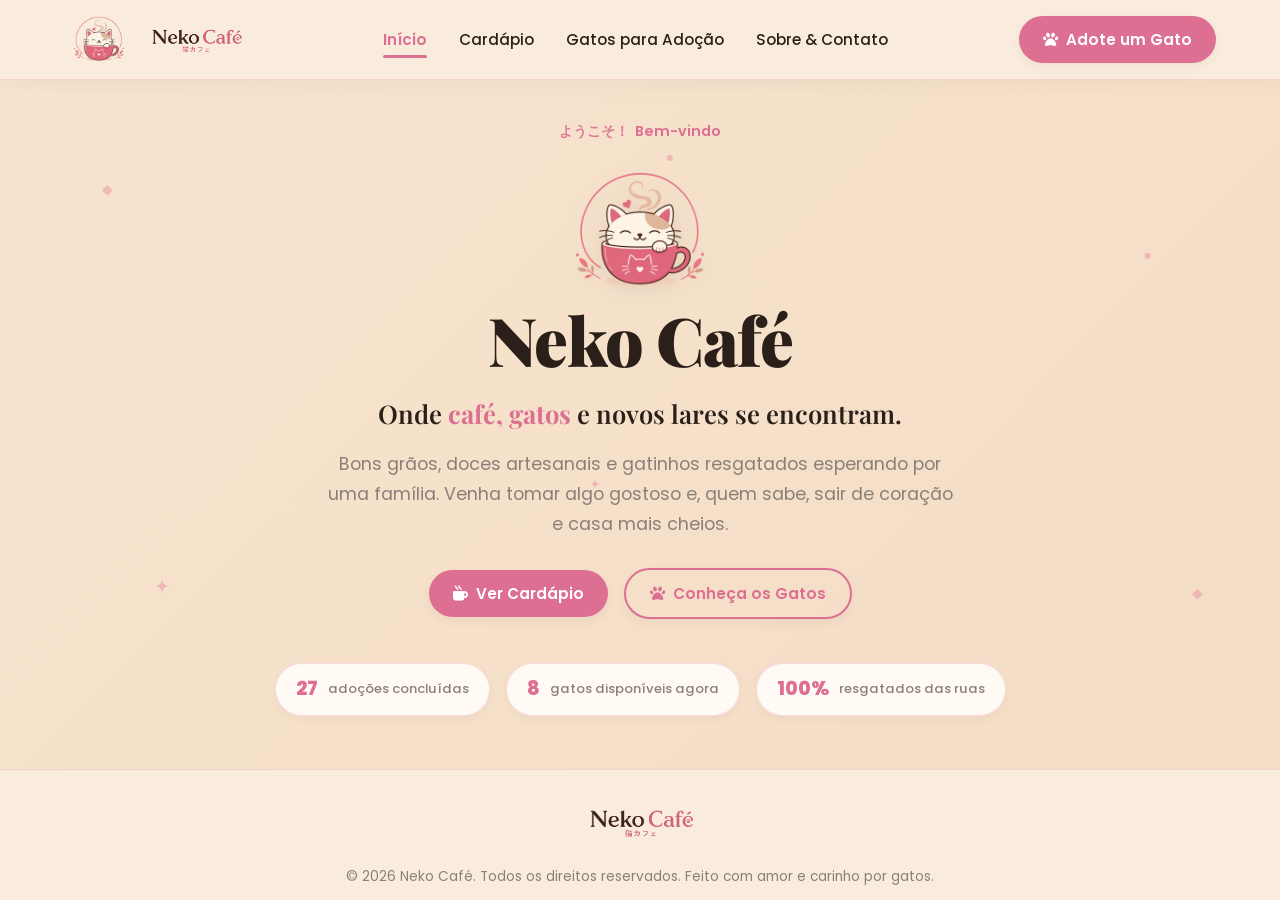
<file: index.html>
<!DOCTYPE html>
<html lang="pt-BR">
<head>
  <meta charset="UTF-8">
  <meta name="viewport" content="width=device-width, initial-scale=1.0">
  <title>Neko Café</title>
  <meta name="description" content="Neko Café - Onde café de qualidade, doces artesanais e gatinhos resgatados se encontram. Venha tomar um café e adote um amigo!">
  
  <link rel="preconnect" href="https://fonts.googleapis.com">
  <link rel="preconnect" href="https://fonts.gstatic.com" crossorigin>
  <link href="https://fonts.googleapis.com/css2?family=Playfair+Display:ital,wght@0,600;0,700;0,800;0,900;1,400&family=Poppins:wght@300;400;500;600;700&display=swap" rel="stylesheet">
  
  <link rel="stylesheet" href="https://cdnjs.cloudflare.com/ajax/libs/font-awesome/6.5.1/css/all.min.css">
  <link rel="stylesheet" href="style.css">
</head>
<body>

  <header class="header">
    <div class="header-container">
      
      <a href="#inicio" class="logo" id="brandLogo">
        <div class="logo-icon-circle">
          <img src="assets/img/logo_centro.png" alt="Neko Café Logo" class="logo-img">
        </div>
        <img src="assets/img/logo_titulo.png" alt="Neko Café" class="logo-title-img">
      </a>

      <button class="hamburger-btn" id="hamburgerBtn" aria-label="Abrir menu de navegação">
        <span></span>
        <span></span>
        <span></span>
      </button>

      <nav class="nav-menu" id="navMenu">
        <ul class="nav-list">
          <li>
            <a href="#inicio" class="nav-link active" data-tab="inicio">Início</a>
          </li>
          <li>
            <a href="#cardapio" class="nav-link" data-tab="cardapio">Cardápio</a>
          </li>
          <li>
            <a href="#gatos" class="nav-link" data-tab="gatos">Gatos para Adoção</a>
          </li>
          <li>
            <a href="#sobre-contato" class="nav-link" data-tab="sobre-contato">Sobre & Contato</a>
          </li>
        </ul>
      </nav>

      <div class="header-cta">
        <button class="btn btn-pill-pink" id="btnAdoteHeader">
          <span class="btn-icon"><i class="fa-solid fa-paw"></i></span> Adote um Gato
        </button>
      </div>
    </div>
  </header>

  <main class="main-content">

    <section id="sec-inicio" class="tab-section active">
      <div class="decorative-confetti" aria-hidden="true">
        <span class="sparkle sp-1">◆</span>
        <span class="sparkle sp-2">✦</span>
        <span class="sparkle sp-3">●</span>
        <span class="sparkle sp-4">◆</span>
        <span class="sparkle sp-5">✦</span>
        <span class="sparkle sp-6">●</span>
      </div>

      <div class="hero-container">
        <div class="hero-content">
          <div class="jp-tag">
            <span class="jp-text">ようこそ！</span>
            <span class="pt-text">Bem-vindo</span>
          </div>

          <img src="assets/img/logo_centro.png" alt="Neko Café Logo" class="hero-logo-img">

          <h1 class="hero-title">Neko Café</h1>

          <h2 class="hero-subtitle">
            Onde <span class="highlight-pink">café, gatos</span> e novos lares se encontram.
          </h2>

          <p class="hero-description">
            Bons grãos, doces artesanais e gatinhos resgatados esperando por uma família. Venha tomar algo gostoso e, quem sabe, sair de coração e casa mais cheios.
          </p>

          <div class="hero-buttons">
            <button class="btn btn-pink-solid" id="btnVerCardapioHero">
              <i class="fa-solid fa-mug-hot"></i> Ver Cardápio
            </button>
            <button class="btn btn-pink-outline" id="btnConhecaGatosHero">
              <i class="fa-solid fa-paw"></i> Conheça os Gatos
            </button>
          </div>

          <div class="hero-stats">
            <div class="stat-badge">
              <span class="stat-number">27</span>
              <span class="stat-text">adoções concluídas</span>
            </div>
            <div class="stat-badge">
              <span class="stat-number">8</span>
              <span class="stat-text">gatos disponíveis agora</span>
            </div>
            <div class="stat-badge">
              <span class="stat-number">100%</span>
              <span class="stat-text">resgatados das ruas</span>
            </div>
          </div>
        </div>
      </div>
    </section>

    <!-- CARDÁPIO -->
    <section id="sec-cardapio" class="tab-section">
      <div class="menu-container">
        <div class="menu-left">
          <div class="jp-tag">
            <span class="jp-icon"><i class="fa-solid fa-mug-hot"></i></span>
            <span class="pt-text">Cardápio</span>
          </div>

          <h2 class="menu-title">Feito com amor, servido com calma.</h2>

          <p class="menu-description">
            Cafés, bebidas, doces e salgados pensados para acompanhar uma boa tarde ao lado dos nossos gatos.
          </p>

          <div class="menu-feature-box">
            <div class="feature-box-content">
              <span class="feature-quote">"Experimente o Latte Neko!"</span>
              <span class="feature-icon"><i class="fa-solid fa-paw"></i></span>
            </div>
          </div>
        </div>

        <div class="menu-right">
          <div class="menu-card">
            
            <!-- Sub-abas (Tabs internas) -->
            <div class="subtabs-header">
              <button class="subtab-btn active" data-category="cafes">Cafés</button>
              <button class="subtab-btn" data-category="bebidas">Bebidas</button>
              <button class="subtab-btn" data-category="doces">Doces</button>
              <button class="subtab-btn" data-category="salgados">Salgados</button>
              <button class="subtab-btn" data-category="combos">Combos</button>
            </div>

            <div class="subtabs-content">
              <ul class="menu-item-list" id="menuItemList">
              </ul>
            </div>

          </div>
        </div>
      </div>
    </section>

     <section id="sec-gatos" class="tab-section">
      <div class="gatos-container">

        <div class="gatos-header">
          <div class="jp-tag">
            <span class="jp-icon"><i class="fa-solid fa-paw"></i></span>
            <span class="pt-text">Adoção</span>
          </div>
          <h2 class="gatos-title">Encontre seu novo melhor amigo</h2>
          <p class="gatos-descricao">
            Todos os nossos gatinhos foram resgatados das ruas e estão prontos para encher
            seu lar de ronronados. Conheça cada um deles e, quem sabe, leve um amigo para casa!
          </p>
        </div>

        <div class="gatos-filtros">
          <div class="busca-wrapper">
            <span class="busca-icon"><i class="fa-solid fa-magnifying-glass"></i></span>
            <input
              type="text"
              id="gatoBusca"
              class="busca-input"
              placeholder="Buscar por nome..."
              aria-label="Buscar gato pelo nome"
            />
          </div>

          <div class="filtros-personalidade" id="filtrosPersonalidade">
            <button class="filtro-btn active" data-filtro="todos" id="filtroTodos">Todos</button>
            <button class="filtro-btn" data-filtro="Brincalhão" id="filtroBrencalhao">Brincalhão</button>
            <button class="filtro-btn" data-filtro="Calmo" id="filtroCalmo">Calmo</button>
            <button class="filtro-btn" data-filtro="Carinhoso" id="filtroCarinhoso">Carinhoso</button>
            <button class="filtro-btn" data-filtro="Independente" id="filtroIndependente">Independente</button>
            <button class="filtro-btn" data-filtro="Sociável" id="filtroSociavel">Sociável</button>
            <button class="filtro-btn" data-filtro="Curioso" id="filtroCurioso">Curioso</button>
          </div>
        </div>

        <div class="gatos-grid" id="gatosGrid"></div>

        <p class="gatos-sem-resultado" id="gatosSemResultado" style="display: none;">
          Nenhum gatinho encontrado com esse filtro. Tente outro! <i class="fa-solid fa-cat"></i>
        </p>

      </div>
    </section>

    <section id="sec-sobre" class="tab-section">
      <div class="sobre-container">

        <div class="sobre-header">
          <div class="jp-tag">
            <span class="jp-icon"><i class="fa-solid fa-cat"></i></span>
            <span class="pt-text">Sobre Nós</span>
          </div>
          <h2 class="sobre-title">Conheça o Neko Café</h2>
        </div>

        <div class="sobre-grid">

          <div class="sobre-coluna-esq">

            <div class="sobre-card">
              <h3 class="sobre-card-titulo">O que é o Neko Café? <i class="fa-solid fa-mug-hot"></i></h3>
              <p class="sobre-card-texto">
                O Neko Café é uma cafeteria temática que combina a experiência gastronômica ao
                contato carinhoso com gatos resgatados. Em nosso espaço, você encontra cafés
                especiais, doces artesanais e salgados frescos — tudo isso enquanto passa um
                tempo de qualidade com os felinos que aguardam um novo lar.
              </p>
              <p class="sobre-card-texto">
                O site foi desenvolvido como projeto avaliativo da disciplina de Tecnologias Web
                (IFBA - Campus Paulo Afonso), por alunos de Ciência da Computação no semestre 2026.1.
              </p>
            </div>

            <div class="sobre-card">
              <h3 class="sobre-card-titulo">Nossa Motivação <i class="fa-solid fa-spa"></i></h3>
              <p class="sobre-card-texto">
                O projeto foi inspirado nos <em>cat cafés</em>, estabelecimentos populares no Japão
                e em várias partes do mundo que unem gastronomia ao convívio com gatos. Além de
                proporcionar um ambiente acolhedor, esses espaços ajudam a divulgar animais que
                buscam um novo lar.
              </p>
              <p class="sobre-card-texto">
                A proposta é usar a tecnologia para apresentar a cafeteria e incentivar a adoção
                responsável, reunindo informações sobre produtos e animais em uma interface
                simples, organizada e agradável.
              </p>
            </div>

            <div class="sobre-card">
              <h3 class="sobre-card-titulo">Público-Alvo <i class="fa-solid fa-user-group"></i></h3>
              <div class="publico-tags">
                <span class="publico-tag"><i class="fa-solid fa-heart"></i> Amantes de gatos</span>
                <span class="publico-tag"><i class="fa-solid fa-house"></i> Interessados em adoção</span>
                <span class="publico-tag"><i class="fa-solid fa-mug-hot"></i> Clientes da cafeteria</span>
                <span class="publico-tag"><i class="fa-solid fa-users"></i> Jovens e adultos</span>
              </div>
            </div>

          </div>

          <div class="sobre-coluna-dir">

            <div class="sobre-card">
              <h3 class="sobre-card-titulo">Nossos Objetivos <i class="fa-solid fa-bullseye"></i></h3>
              <p class="sobre-card-subtitulo">Objetivo Geral</p>
              <p class="sobre-card-texto">
                Desenvolver uma interface web para divulgação de uma cafeteria temática
                voltada à adoção de gatos.
              </p>
              <p class="sobre-card-subtitulo">Objetivos Específicos</p>
              <ul class="sobre-lista">
                <li><i class="fa-solid fa-clipboard-list"></i> Apresentar o cardápio completo da cafeteria</li>
                <li><i class="fa-solid fa-cat"></i> Divulgar os gatos disponíveis para adoção</li>
                <li><i class="fa-solid fa-circle-info"></i> Fornecer informações sobre o estabelecimento</li>
                <li><i class="fa-solid fa-compass"></i> Criar uma experiência de navegação intuitiva</li>
                <li><i class="fa-solid fa-laptop-code"></i> Aplicar conceitos de front-end e design responsivo</li>
              </ul>
            </div>

            <div class="sobre-card contato-card">
              <h3 class="sobre-card-titulo">Fale Conosco <i class="fa-solid fa-envelope-open-text"></i></h3>
              <ul class="contato-lista">
                <li class="contato-item">
                  <span class="contato-icone"><i class="fa-solid fa-location-dot"></i></span>
                  <div>
                    <strong>Endereço</strong>
                    <span>Rua das Cerejeiras, 42 — Centro, Paulo Afonso - BA</span>
                  </div>
                </li>
                <li class="contato-item">
                  <span class="contato-icone"><i class="fa-solid fa-envelope"></i></span>
                  <div>
                    <strong>E-mail</strong>
                    <span>contato@nekocafe.com.br</span>
                  </div>
                </li>
                <li class="contato-item">
                  <span class="contato-icone"><i class="fa-brands fa-whatsapp"></i></span>
                  <div>
                    <strong>WhatsApp</strong>
                    <span>(75) 99999-0042</span>
                  </div>
                </li>
                <li class="contato-item">
                  <span class="contato-icone"><i class="fa-solid fa-clock"></i></span>
                  <div>
                    <strong>Horário</strong>
                    <span>Terça a domingo, das 10h às 20h</span>
                  </div>
                </li>
                <li class="contato-item">
                  <span class="contato-icone"><i class="fa-brands fa-instagram"></i></span>
                  <div>
                    <strong>Instagram</strong>
                    <span>@nekocafe.oficial</span>
                  </div>
                </li>
              </ul>
            </div>

          </div>
        </div>

        <div class="sobre-rodape">
          <p>Criado com <i class="fa-solid fa-heart" style="color: #dd6f92;"></i> por <strong>Bruno Leandro Gama da Silva</strong> e <strong>Lorena Rachel Santos de Souza</strong></p>
          <p class="sobre-rodape-sub">Ciência da Computação • IFBA - Campus Paulo Afonso • 2026.1</p>
        </div>

      </div>
    </section>

    <div class="modal-overlay" id="modalAdocao" role="dialog" aria-modal="true" aria-labelledby="modalTitulo">
      <div class="modal-box">

        <button class="modal-fechar" id="btnFecharModal" aria-label="Fechar modal">✕</button>

        <div class="modal-cabecalho" id="modalCabecalho">
          <div class="modal-gato-foto" id="modalGatoFoto"><i class="fa-solid fa-cat"></i></div>
          <div>
            <p class="modal-gato-label">Você quer adotar:</p>
            <p class="modal-gato-nome" id="modalGatoNome">Nome do Gato</p>
          </div>
        </div>

        <form class="modal-form" id="formAdocao" novalidate>
          <div class="form-grupo">
            <label class="form-label" for="inputNome">Nome completo *</label>
            <input type="text" id="inputNome" class="form-input" placeholder="Seu nome completo" required />
          </div>

          <div class="form-grupo">
            <label class="form-label" for="inputEmail">E-mail *</label>
            <input type="email" id="inputEmail" class="form-input" placeholder="seu@email.com" required />
          </div>

          <div class="form-linha-dupla">
            <div class="form-grupo">
              <label class="form-label" for="inputTelefone">Telefone / WhatsApp *</label>
              <input type="tel" id="inputTelefone" class="form-input" placeholder="(00) 00000-0000" maxlength="15" required />
            </div>
            <div class="form-grupo">
              <label class="form-label" for="inputCidade">Cidade - UF *</label>
              <input type="text" id="inputCidade" class="form-input" placeholder="Ex: Paulo Afonso - BA" required />
            </div>
          </div>

          <div class="form-linha-dupla">
            <div class="form-grupo">
              <label class="form-label" for="selectMoradia">Tipo de moradia *</label>
              <select id="selectMoradia" class="form-select" required>
                <option value="">Selecione...</option>
                <option value="casa-quintal">Casa com quintal</option>
                <option value="casa-sem-quintal">Casa sem quintal</option>
                <option value="apartamento">Apartamento</option>
                <option value="outro">Outro</option>
              </select>
            </div>
            <div class="form-grupo">
              <label class="form-label" for="selectExperiencia">Já teve gatos antes? *</label>
              <select id="selectExperiencia" class="form-select" required>
                <option value="">Selecione...</option>
                <option value="sim-atual">Sim, tenho atualmente</option>
                <option value="sim-tive">Sim, já tive</option>
                <option value="nao">Não, será o primeiro</option>
              </select>
            </div>
          </div>

          <div class="form-grupo">
            <label class="form-label" for="textareaMotivo">Por que quer adotar este gatinho? (opcional)</label>
            <textarea
              id="textareaMotivo"
              class="form-textarea"
              placeholder="Conte um pouco sobre o motivo e como seria a rotina do gatinho na sua casa..."
              rows="3"
            ></textarea>
          </div>

          <button type="submit" class="btn btn-pink-solid" id="btnEnviarFormulario" style="width: 100%;">
            <i class="fa-solid fa-paw"></i> Enviar interesse em adoção
          </button>
        </form>

        <div class="modal-sucesso" id="modalSucesso" style="display: none;">
          <span class="sucesso-emoji"><i class="fa-solid fa-circle-check"></i></span>
          <h3 class="sucesso-titulo">Que alegria!</h3>
          <p class="sucesso-texto" id="sucessoTexto"></p>
          <p class="sucesso-subtext">Nossa equipe entrará em contato em breve para os próximos passos da adoção.</p>
          <button class="btn btn-pink-solid" id="btnFecharSucesso"><i class="fa-solid fa-heart"></i> Fechar</button>
        </div>

      </div>
    </div>

  </main>

  <!-- Rodapé -->
  <footer class="footer">
    <div class="footer-container">
      <div class="footer-brand">
        <img src="assets/img/logo_titulo.png" alt="Neko Café" class="footer-logo-img">
      </div>
      <p class="footer-copyright">
        © 2026 Neko Café. Todos os direitos reservados. Feito com amor e carinho por gatos.
      </p>
    </div>
  </footer>

  <script src="script.js"></script>
</body>
</html>
</file>
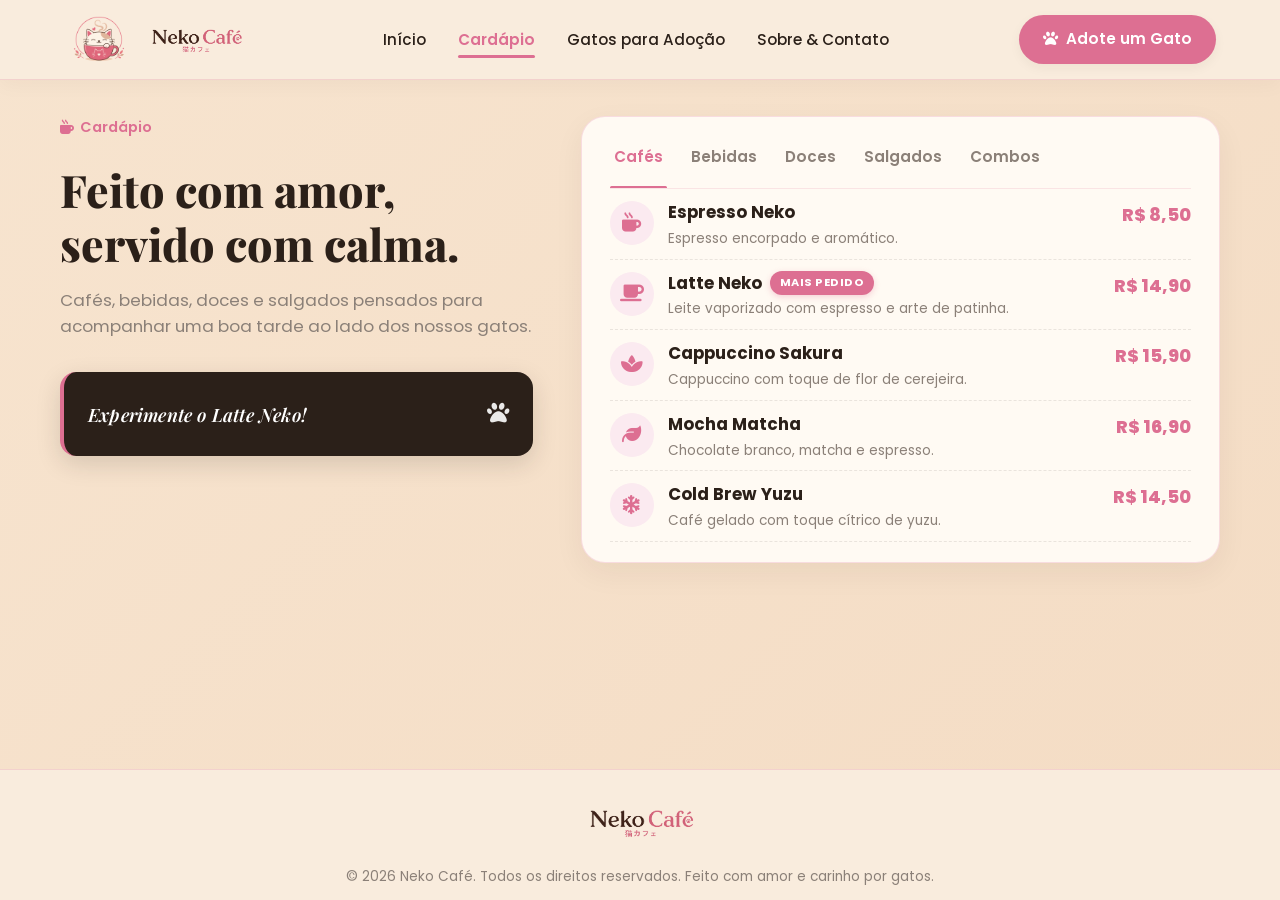
<file: cardapio.html>
<!DOCTYPE html>
<html lang="pt-BR">
<head>
  <meta charset="UTF-8">
  <meta name="viewport" content="width=device-width, initial-scale=1.0">
  <title>Neko Café - Cardápio</title>
  <meta name="description" content="Neko Café - Confira nosso cardápio de cafés especiais, bebidas geladas, doces artesanais, salgados e combos especiais.">
  
  <link rel="preconnect" href="https://fonts.googleapis.com">
  <link rel="preconnect" href="https://fonts.gstatic.com" crossorigin>
  <link href="https://fonts.googleapis.com/css2?family=Playfair+Display:ital,wght@0,600;0,700;0,800;0,900;1,400&family=Poppins:wght@300;400;500;600;700&display=swap" rel="stylesheet">
  
  <link rel="stylesheet" href="https://cdnjs.cloudflare.com/ajax/libs/font-awesome/6.5.1/css/all.min.css">
  <link rel="stylesheet" href="style.css">
</head>
<body>

  <header class="header">
    <div class="header-container">
      
      <a href="index.html" class="logo" id="brandLogo">
        <div class="logo-icon-circle">
          <img src="assets/img/logo_centro.png" alt="Neko Café Logo" class="logo-img">
        </div>
        <img src="assets/img/logo_titulo.png" alt="Neko Café" class="logo-title-img">
      </a>

      <button class="hamburger-btn" id="hamburgerBtn" aria-label="Abrir menu de navegação" aria-expanded="false">
        <span></span>
        <span></span>
        <span></span>
      </button>

      <nav class="nav-menu" id="navMenu">
        <ul class="nav-list">
          <li>
            <a href="index.html" class="nav-link">Início</a>
          </li>
          <li>
            <a href="cardapio.html" class="nav-link active">Cardápio</a>
          </li>
          <li>
            <a href="gatos.html" class="nav-link">Gatos para Adoção</a>
          </li>
          <li>
            <a href="sobre.html" class="nav-link">Sobre & Contato</a>
          </li>
          <li class="nav-mobile-cta">
            <a href="gatos.html" class="btn btn-pill-pink btn-mobile-nav">
              <span class="btn-icon"><i class="fa-solid fa-paw"></i></span> Adote um Gato
            </a>
          </li>
        </ul>
      </nav>

      <div class="header-cta">
        <a href="gatos.html" class="btn btn-pill-pink" id="btnAdoteHeader">
          <span class="btn-icon"><i class="fa-solid fa-paw"></i></span> Adote um Gato
        </a>
      </div>
    </div>
  </header>
  <div class="nav-overlay" id="navOverlay"></div>

  <main class="main-content">

    <!-- CARDÁPIO -->
    <section id="sec-cardapio" class="tab-section active">
      <div class="menu-container">
        <div class="menu-left">
          <div class="jp-tag">
            <span class="jp-icon"><i class="fa-solid fa-mug-hot"></i></span>
            <span class="pt-text">Cardápio</span>
          </div>

          <h2 class="menu-title">Feito com amor, servido com calma.</h2>

          <p class="menu-description">
            Cafés, bebidas, doces e salgados pensados para acompanhar uma boa tarde ao lado dos nossos gatos.
          </p>

          <div class="menu-feature-box">
            <div class="feature-box-content">
              <span class="feature-quote">Experimente o Latte Neko!</span>
              <span class="feature-icon"><i class="fa-solid fa-paw"></i></span>
            </div>
          </div>
        </div>

        <div class="menu-right">
          <div class="menu-card">
            
            <!-- Sub-abas (Tabs internas) -->
            <div class="subtabs-header">
              <button class="subtab-btn active" data-category="cafes">Cafés</button>
              <button class="subtab-btn" data-category="bebidas">Bebidas</button>
              <button class="subtab-btn" data-category="doces">Doces</button>
              <button class="subtab-btn" data-category="salgados">Salgados</button>
              <button class="subtab-btn" data-category="combos">Combos</button>
            </div>

            <div class="subtabs-content">
              <ul class="menu-item-list" id="menuItemList">
              </ul>
            </div>

          </div>
        </div>
      </div>
    </section>

  </main>

  <!-- Rodapé -->
  <footer class="footer">
    <div class="footer-container">
      <div class="footer-brand">
        <img src="assets/img/logo_titulo.png" alt="Neko Café" class="footer-logo-img">
      </div>
      <p class="footer-copyright">
        © 2026 Neko Café. Todos os direitos reservados. Feito com amor e carinho por gatos.
      </p>
    </div>
  </footer>

  <script src="script.js"></script>
</body>
</html>
</file>
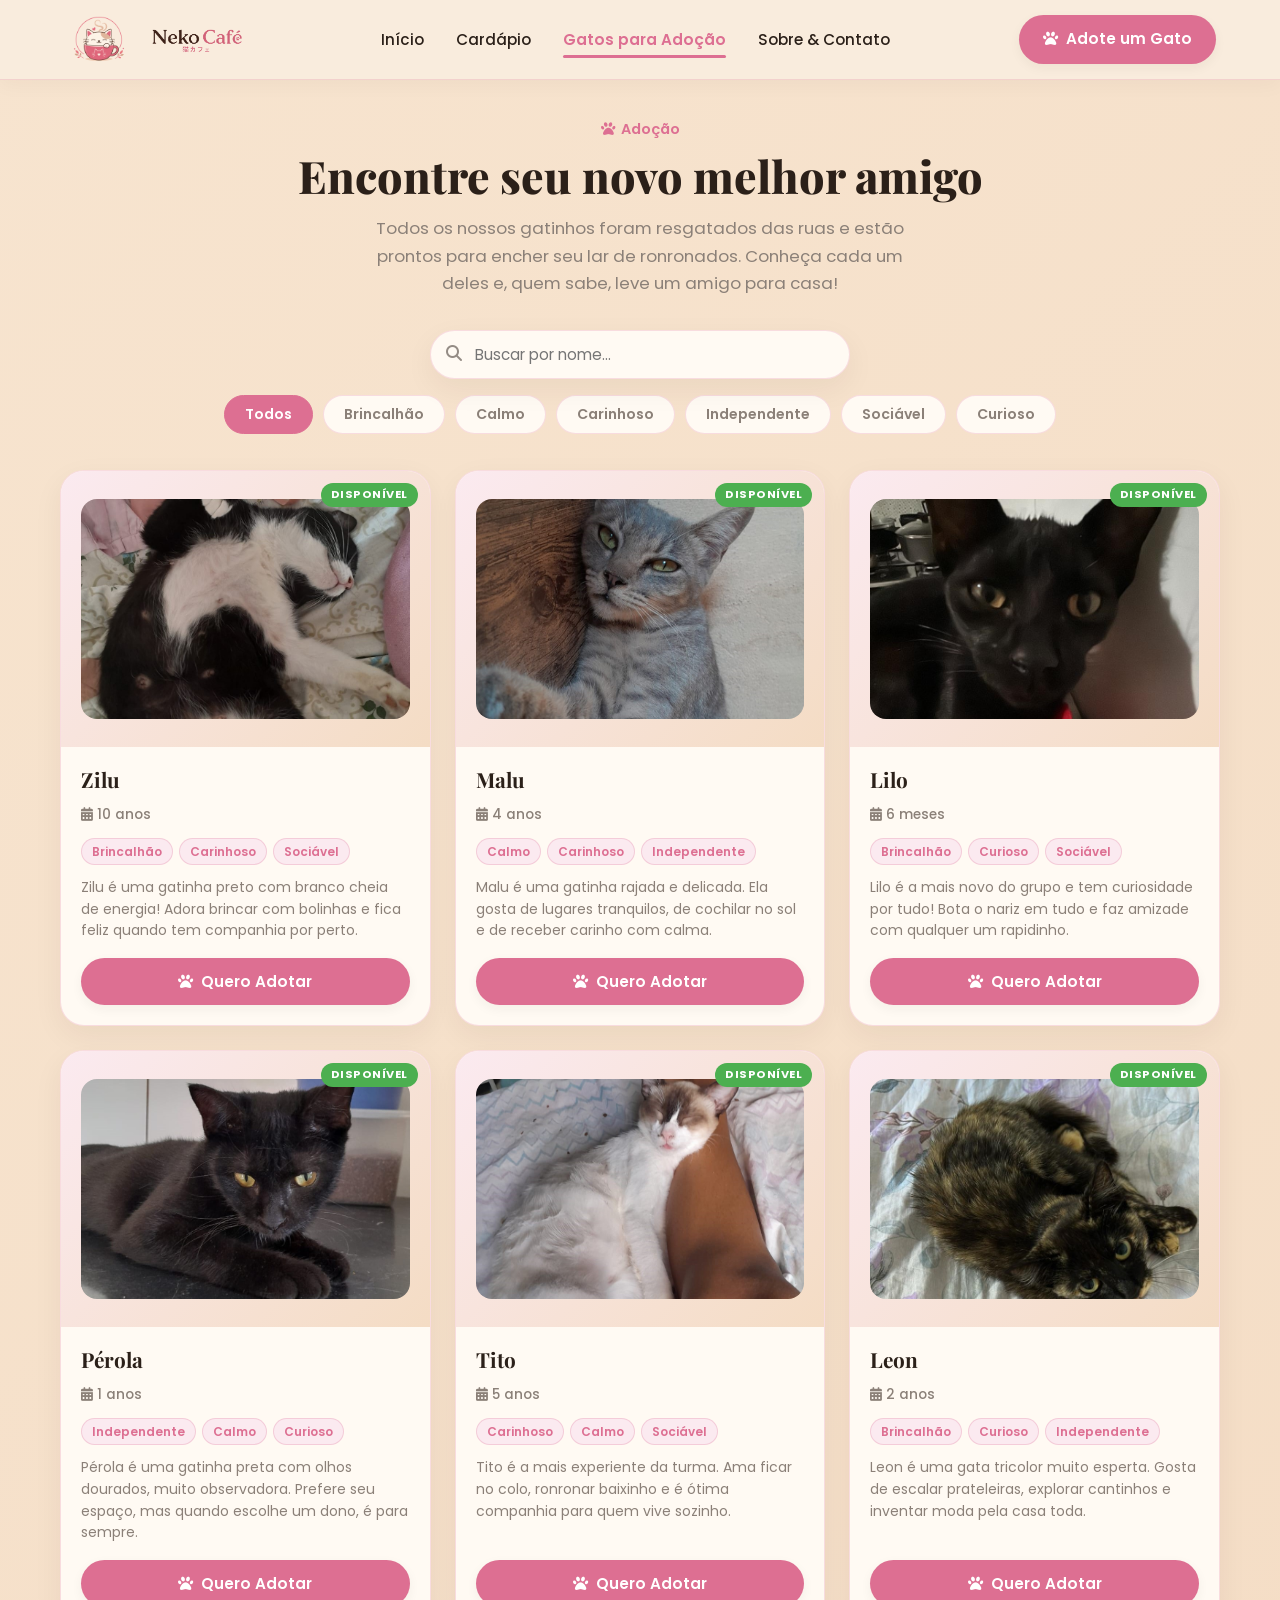
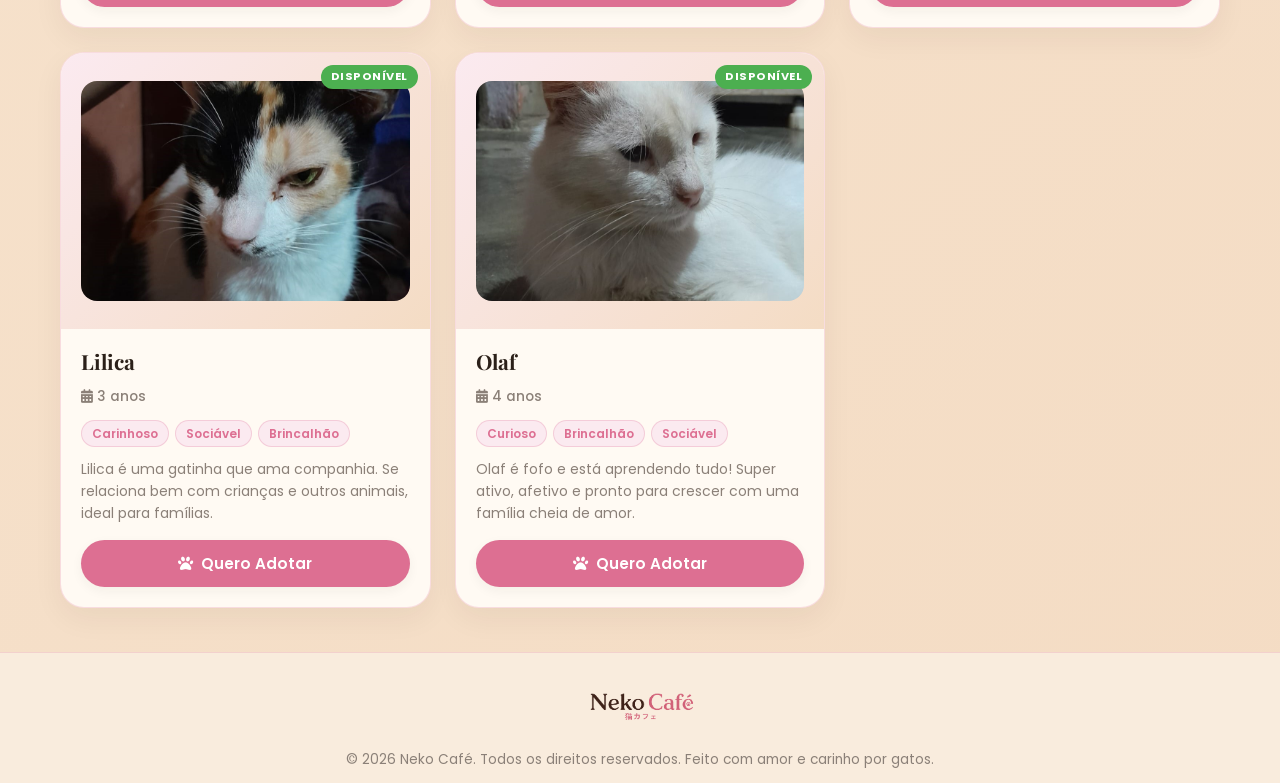
<file: gatos.html>
<!DOCTYPE html>
<html lang="pt-BR">
<head>
  <meta charset="UTF-8">
  <meta name="viewport" content="width=device-width, initial-scale=1.0">
  <title>Neko Café - Gatos para Adoção</title>
  <meta name="description" content="Neko Café - Conheça nossos gatinhos resgatados disponíveis para adoção responsável e encontre seu novo melhor amigo.">
  
  <link rel="preconnect" href="https://fonts.googleapis.com">
  <link rel="preconnect" href="https://fonts.gstatic.com" crossorigin>
  <link href="https://fonts.googleapis.com/css2?family=Playfair+Display:ital,wght@0,600;0,700;0,800;0,900;1,400&family=Poppins:wght@300;400;500;600;700&display=swap" rel="stylesheet">
  
  <link rel="stylesheet" href="https://cdnjs.cloudflare.com/ajax/libs/font-awesome/6.5.1/css/all.min.css">
  <link rel="stylesheet" href="style.css">
</head>
<body>

  <header class="header">
    <div class="header-container">
      
      <a href="index.html" class="logo" id="brandLogo">
        <div class="logo-icon-circle">
          <img src="assets/img/logo_centro.png" alt="Neko Café Logo" class="logo-img">
        </div>
        <img src="assets/img/logo_titulo.png" alt="Neko Café" class="logo-title-img">
      </a>

      <button class="hamburger-btn" id="hamburgerBtn" aria-label="Abrir menu de navegação" aria-expanded="false">
        <span></span>
        <span></span>
        <span></span>
      </button>

      <nav class="nav-menu" id="navMenu">
        <ul class="nav-list">
          <li>
            <a href="index.html" class="nav-link">Início</a>
          </li>
          <li>
            <a href="cardapio.html" class="nav-link">Cardápio</a>
          </li>
          <li>
            <a href="gatos.html" class="nav-link active">Gatos para Adoção</a>
          </li>
          <li>
            <a href="sobre.html" class="nav-link">Sobre & Contato</a>
          </li>
          <li class="nav-mobile-cta">
            <a href="gatos.html" class="btn btn-pill-pink btn-mobile-nav">
              <span class="btn-icon"><i class="fa-solid fa-paw"></i></span> Adote um Gato
            </a>
          </li>
        </ul>
      </nav>

      <div class="header-cta">
        <a href="gatos.html" class="btn btn-pill-pink" id="btnAdoteHeader">
          <span class="btn-icon"><i class="fa-solid fa-paw"></i></span> Adote um Gato
        </a>
      </div>
    </div>
  </header>
  <div class="nav-overlay" id="navOverlay"></div>

  <main class="main-content">

    <section id="sec-gatos" class="tab-section active">
      <div class="gatos-container">

        <div class="gatos-header">
          <div class="jp-tag">
            <span class="jp-icon"><i class="fa-solid fa-paw"></i></span>
            <span class="pt-text">Adoção</span>
          </div>
          <h2 class="gatos-title">Encontre seu novo melhor amigo</h2>
          <p class="gatos-descricao">
            Todos os nossos gatinhos foram resgatados das ruas e estão prontos para encher
            seu lar de ronronados. Conheça cada um deles e, quem sabe, leve um amigo para casa!
          </p>
        </div>

        <div class="gatos-filtros">
          <div class="busca-wrapper">
            <span class="busca-icon"><i class="fa-solid fa-magnifying-glass"></i></span>
            <input
              type="text"
              id="gatoBusca"
              class="busca-input"
              placeholder="Buscar por nome..."
              aria-label="Buscar gato pelo nome"
            />
          </div>

          <div class="filtros-personalidade" id="filtrosPersonalidade">
            <button class="filtro-btn active" data-filtro="todos" id="filtroTodos">Todos</button>
            <button class="filtro-btn" data-filtro="Brincalhão" id="filtroBrencalhao">Brincalhão</button>
            <button class="filtro-btn" data-filtro="Calmo" id="filtroCalmo">Calmo</button>
            <button class="filtro-btn" data-filtro="Carinhoso" id="filtroCarinhoso">Carinhoso</button>
            <button class="filtro-btn" data-filtro="Independente" id="filtroIndependente">Independente</button>
            <button class="filtro-btn" data-filtro="Sociável" id="filtroSociavel">Sociável</button>
            <button class="filtro-btn" data-filtro="Curioso" id="filtroCurioso">Curioso</button>
          </div>
        </div>

        <div class="gatos-grid" id="gatosGrid"></div>

        <p class="gatos-sem-resultado" id="gatosSemResultado" style="display: none;">
          Nenhum gatinho encontrado com esse filtro. Tente outro! <i class="fa-solid fa-cat"></i>
        </p>

      </div>
    </section>

    <!-- Modal de Adoção -->
    <div class="modal-overlay" id="modalAdocao" role="dialog" aria-modal="true" aria-labelledby="modalTitulo">
      <div class="modal-box">

        <button class="modal-fechar" id="btnFecharModal" aria-label="Fechar modal">✕</button>

        <div class="modal-cabecalho" id="modalCabecalho">
          <div class="modal-gato-foto" id="modalGatoFoto"><i class="fa-solid fa-cat"></i></div>
          <div>
            <p class="modal-gato-label">Você quer adotar:</p>
            <p class="modal-gato-nome" id="modalGatoNome">Nome do Gato</p>
          </div>
        </div>

        <form class="modal-form" id="formAdocao" novalidate>
          <div class="form-grupo">
            <label class="form-label" for="inputNome">Nome completo *</label>
            <input type="text" id="inputNome" class="form-input" placeholder="Seu nome completo" required />
          </div>

          <div class="form-grupo">
            <label class="form-label" for="inputEmail">E-mail *</label>
            <input type="email" id="inputEmail" class="form-input" placeholder="seu@email.com" required />
          </div>

          <div class="form-linha-dupla">
            <div class="form-grupo">
              <label class="form-label" for="inputTelefone">Telefone / WhatsApp *</label>
              <input type="tel" id="inputTelefone" class="form-input" placeholder="(00) 00000-0000" maxlength="15" required />
            </div>
            <div class="form-grupo">
              <label class="form-label" for="inputCidade">Cidade - UF *</label>
              <input type="text" id="inputCidade" class="form-input" placeholder="Ex: Paulo Afonso - BA" required />
            </div>
          </div>

          <div class="form-linha-dupla">
            <div class="form-grupo">
              <label class="form-label" for="selectMoradia">Tipo de moradia *</label>
              <select id="selectMoradia" class="form-select" required>
                <option value="">Selecione...</option>
                <option value="casa-quintal">Casa com quintal</option>
                <option value="casa-sem-quintal">Casa sem quintal</option>
                <option value="apartamento">Apartamento</option>
                <option value="outro">Outro</option>
              </select>
            </div>
            <div class="form-grupo">
              <label class="form-label" for="selectExperiencia">Já teve gatos antes? *</label>
              <select id="selectExperiencia" class="form-select" required>
                <option value="">Selecione...</option>
                <option value="sim-atual">Sim, tenho atualmente</option>
                <option value="sim-tive">Sim, já tive</option>
                <option value="nao">Não, será o primeiro</option>
              </select>
            </div>
          </div>

          <div class="form-grupo">
            <label class="form-label" for="textareaMotivo">Por que quer adotar este gatinho? (opcional)</label>
            <textarea
              id="textareaMotivo"
              class="form-textarea"
              placeholder="Conte um pouco sobre o motivo e como seria a rotina do gatinho na sua casa..."
              rows="3"
            ></textarea>
          </div>

          <button type="submit" class="btn btn-pink-solid" id="btnEnviarFormulario" style="width: 100%;">
            <i class="fa-solid fa-paw"></i> Enviar interesse em adoção
          </button>
        </form>

        <div class="modal-sucesso" id="modalSucesso" style="display: none;">
          <span class="sucesso-emoji"><i class="fa-solid fa-circle-check"></i></span>
          <h3 class="sucesso-titulo">Que alegria!</h3>
          <p class="sucesso-texto" id="sucessoTexto"></p>
          <p class="sucesso-subtext">Nossa equipe entrará em contato em breve para os próximos passos da adoção.</p>
          <button class="btn btn-pink-solid" id="btnFecharSucesso"><i class="fa-solid fa-heart"></i> Fechar</button>
        </div>

      </div>
    </div>

  </main>

  <!-- Rodapé -->
  <footer class="footer">
    <div class="footer-container">
      <div class="footer-brand">
        <img src="assets/img/logo_titulo.png" alt="Neko Café" class="footer-logo-img">
      </div>
      <p class="footer-copyright">
        © 2026 Neko Café. Todos os direitos reservados. Feito com amor e carinho por gatos.
      </p>
    </div>
  </footer>

  <script src="script.js"></script>
</body>
</html>
</file>
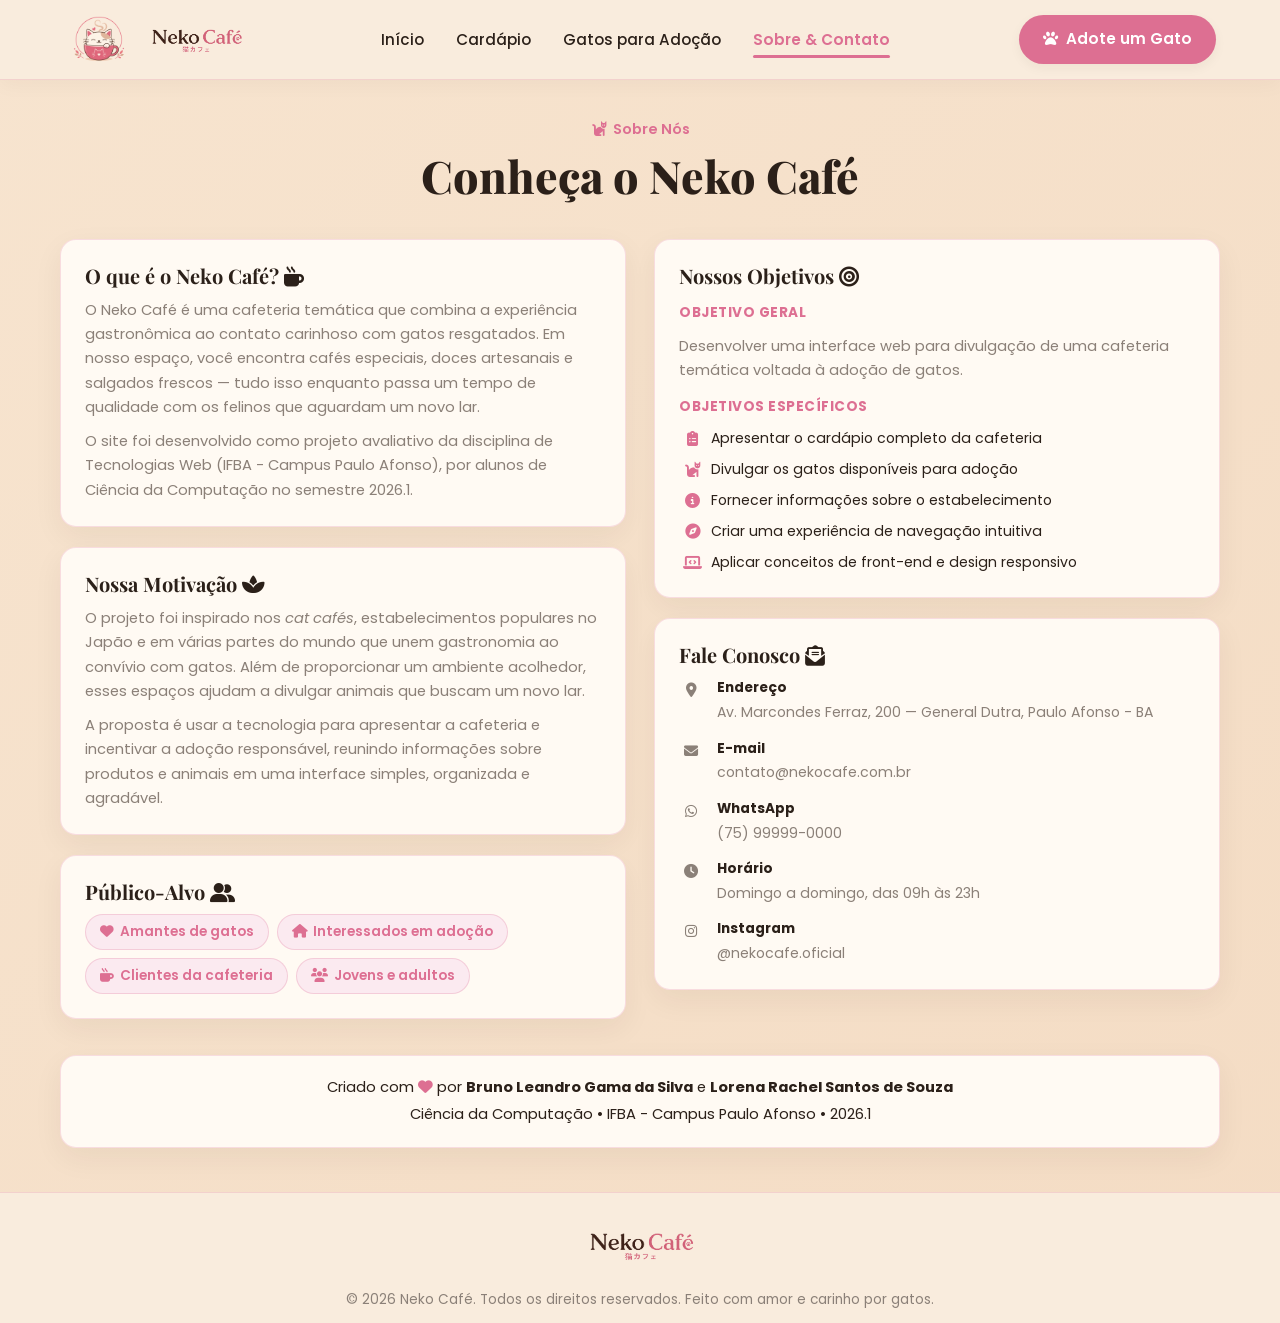
<file: sobre.html>
<!DOCTYPE html>
<html lang="pt-BR">
<head>
  <meta charset="UTF-8">
  <meta name="viewport" content="width=device-width, initial-scale=1.0">
  <title>Neko Café - Sobre & Contato</title>
  <meta name="description" content="Neko Café - Conheça nossa história, motivação, objetivos e informações de contato do primeiro Neko Café de Paulo Afonso - BA.">
  
  <link rel="preconnect" href="https://fonts.googleapis.com">
  <link rel="preconnect" href="https://fonts.gstatic.com" crossorigin>
  <link href="https://fonts.googleapis.com/css2?family=Playfair+Display:ital,wght@0,600;0,700;0,800;0,900;1,400&family=Poppins:wght@300;400;500;600;700&display=swap" rel="stylesheet">
  
  <link rel="stylesheet" href="https://cdnjs.cloudflare.com/ajax/libs/font-awesome/6.5.1/css/all.min.css">
  <link rel="stylesheet" href="style.css">
</head>
<body>

  <header class="header">
    <div class="header-container">
      
      <a href="index.html" class="logo" id="brandLogo">
        <div class="logo-icon-circle">
          <img src="assets/img/logo_centro.png" alt="Neko Café Logo" class="logo-img">
        </div>
        <img src="assets/img/logo_titulo.png" alt="Neko Café" class="logo-title-img">
      </a>

      <button class="hamburger-btn" id="hamburgerBtn" aria-label="Abrir menu de navegação" aria-expanded="false">
        <span></span>
        <span></span>
        <span></span>
      </button>

      <nav class="nav-menu" id="navMenu">
        <ul class="nav-list">
          <li>
            <a href="index.html" class="nav-link">Início</a>
          </li>
          <li>
            <a href="cardapio.html" class="nav-link">Cardápio</a>
          </li>
          <li>
            <a href="gatos.html" class="nav-link">Gatos para Adoção</a>
          </li>
          <li>
            <a href="sobre.html" class="nav-link active">Sobre & Contato</a>
          </li>
          <li class="nav-mobile-cta">
            <a href="gatos.html" class="btn btn-pill-pink btn-mobile-nav">
              <span class="btn-icon"><i class="fa-solid fa-paw"></i></span> Adote um Gato
            </a>
          </li>
        </ul>
      </nav>

      <div class="header-cta">
        <a href="gatos.html" class="btn btn-pill-pink" id="btnAdoteHeader">
          <span class="btn-icon"><i class="fa-solid fa-paw"></i></span> Adote um Gato
        </a>
      </div>
    </div>
  </header>
  <div class="nav-overlay" id="navOverlay"></div>

  <main class="main-content">

    <section id="sec-sobre" class="tab-section active">
      <div class="sobre-container">

        <div class="sobre-header">
          <div class="jp-tag">
            <span class="jp-icon"><i class="fa-solid fa-cat"></i></span>
            <span class="pt-text">Sobre Nós</span>
          </div>
          <h2 class="sobre-title">Conheça o Neko Café</h2>
        </div>

        <div class="sobre-grid">

          <div class="sobre-coluna-esq">

            <div class="sobre-card">
              <h3 class="sobre-card-titulo">O que é o Neko Café? <i class="fa-solid fa-mug-hot"></i></h3>
              <p class="sobre-card-texto">
                O Neko Café é uma cafeteria temática que combina a experiência gastronômica ao
                contato carinhoso com gatos resgatados. Em nosso espaço, você encontra cafés
                especiais, doces artesanais e salgados frescos — tudo isso enquanto passa um
                tempo de qualidade com os felinos que aguardam um novo lar.
              </p>
              <p class="sobre-card-texto">
                O site foi desenvolvido como projeto avaliativo da disciplina de Tecnologias Web
                (IFBA - Campus Paulo Afonso), por alunos de Ciência da Computação no semestre 2026.1.
              </p>
            </div>

            <div class="sobre-card">
              <h3 class="sobre-card-titulo">Nossa Motivação <i class="fa-solid fa-spa"></i></h3>
              <p class="sobre-card-texto">
                O projeto foi inspirado nos <em>cat cafés</em>, estabelecimentos populares no Japão
                e em várias partes do mundo que unem gastronomia ao convívio com gatos. Além de
                proporcionar um ambiente acolhedor, esses espaços ajudam a divulgar animais que
                buscam um novo lar.
              </p>
              <p class="sobre-card-texto">
                A proposta é usar a tecnologia para apresentar a cafeteria e incentivar a adoção
                responsável, reunindo informações sobre produtos e animais em uma interface
                simples, organizada e agradável.
              </p>
            </div>

            <div class="sobre-card">
              <h3 class="sobre-card-titulo">Público-Alvo <i class="fa-solid fa-user-group"></i></h3>
              <div class="publico-tags">
                <span class="publico-tag"><i class="fa-solid fa-heart"></i> Amantes de gatos</span>
                <span class="publico-tag"><i class="fa-solid fa-house"></i> Interessados em adoção</span>
                <span class="publico-tag"><i class="fa-solid fa-mug-hot"></i> Clientes da cafeteria</span>
                <span class="publico-tag"><i class="fa-solid fa-users"></i> Jovens e adultos</span>
              </div>
            </div>

          </div>

          <div class="sobre-coluna-dir">

            <div class="sobre-card">
              <h3 class="sobre-card-titulo">Nossos Objetivos <i class="fa-solid fa-bullseye"></i></h3>
              <p class="sobre-card-subtitulo">Objetivo Geral</p>
              <p class="sobre-card-texto">
                Desenvolver uma interface web para divulgação de uma cafeteria temática
                voltada à adoção de gatos.
              </p>
              <p class="sobre-card-subtitulo">Objetivos Específicos</p>
              <ul class="sobre-lista">
                <li><i class="fa-solid fa-clipboard-list"></i> Apresentar o cardápio completo da cafeteria</li>
                <li><i class="fa-solid fa-cat"></i> Divulgar os gatos disponíveis para adoção</li>
                <li><i class="fa-solid fa-circle-info"></i> Fornecer informações sobre o estabelecimento</li>
                <li><i class="fa-solid fa-compass"></i> Criar uma experiência de navegação intuitiva</li>
                <li><i class="fa-solid fa-laptop-code"></i> Aplicar conceitos de front-end e design responsivo</li>
              </ul>
            </div>

            <div class="sobre-card contato-card">
              <h3 class="sobre-card-titulo">Fale Conosco <i class="fa-solid fa-envelope-open-text"></i></h3>
              <ul class="contato-lista">
                <li class="contato-item">
                  <span class="contato-icone"><i class="fa-solid fa-location-dot"></i></span>
                  <div>
                    <strong>Endereço</strong>
                    <span>Av. Marcondes Ferraz, 200 — General Dutra, Paulo Afonso - BA</span>
                  </div>
                </li>
                <li class="contato-item">
                  <span class="contato-icone"><i class="fa-solid fa-envelope"></i></span>
                  <div>
                    <strong>E-mail</strong>
                    <span>contato@nekocafe.com.br</span>
                  </div>
                </li>
                <li class="contato-item">
                  <span class="contato-icone"><i class="fa-brands fa-whatsapp"></i></span>
                  <div>
                    <strong>WhatsApp</strong>
                    <span>(75) 99999-0000</span>
                  </div>
                </li>
                <li class="contato-item">
                  <span class="contato-icone"><i class="fa-solid fa-clock"></i></span>
                  <div>
                    <strong>Horário</strong>
                    <span>Domingo a domingo, das 09h às 23h</span>
                  </div>
                </li>
                <li class="contato-item">
                  <span class="contato-icone"><i class="fa-brands fa-instagram"></i></span>
                  <div>
                    <strong>Instagram</strong>
                    <span>@nekocafe.oficial</span>
                  </div>
                </li>
              </ul>
            </div>

          </div>
        </div>

        <div class="sobre-rodape">
          <p>Criado com <i class="fa-solid fa-heart" style="color: #dd6f92;"></i> por <strong>Bruno Leandro Gama da Silva</strong> e <strong>Lorena Rachel Santos de Souza</strong></p>
          <p class="sobre-rodape-sub">Ciência da Computação • IFBA - Campus Paulo Afonso • 2026.1</p>
        </div>

      </div>
    </section>

  </main>

  <!-- Rodapé -->
  <footer class="footer">
    <div class="footer-container">
      <div class="footer-brand">
        <img src="assets/img/logo_titulo.png" alt="Neko Café" class="footer-logo-img">
      </div>
      <p class="footer-copyright">
        © 2026 Neko Café. Todos os direitos reservados. Feito com amor e carinho por gatos.
      </p>
    </div>
  </footer>

  <script src="script.js"></script>
</body>
</html>
</file>
<file: style.css>
:root {
  --bg-gradient-start: #f7e4cf;
  --bg-gradient-end: #f4dcc4;
  --header-bg: #f9ecdd;

  --pink-primary: #dd6f92;
  --pink-dark: #d9678a;
  --pink-hover: #c85679;
  --pink-light: #fbeaf0;
  --pink-badge-bg: #dd6f92;

  --text-dark: #2b2019;
  --text-muted: #8b8078;

  --card-bg: #fffaf3;
  --card-border: rgba(217, 103, 138, 0.2);
  --card-shadow: 0 10px 30px rgba(43, 32, 25, 0.06);

  --box-dark-bg: #2b2019;
  --box-dark-text: #ffffff;

  --font-serif: 'Playfair Display', Georgia, serif;
  --font-sans: 'Poppins', -apple-system, BlinkMacSystemFont, sans-serif;

  --header-height: 80px;
  --radius-sm: 8px;
  --radius-md: 16px;
  --radius-lg: 24px;
  --radius-pill: 50px;

  --transition-fast: 0.2s cubic-bezier(0.4, 0, 0.2, 1);
  --transition-normal: 0.3s cubic-bezier(0.4, 0, 0.2, 1);
}

*,
*::before,
*::after {
  box-sizing: border-box;
  margin: 0;
  padding: 0;
}

html {
  scroll-behavior: smooth;
  font-size: 16px;
}

body {
  font-family: var(--font-sans);
  background: linear-gradient(135deg, var(--bg-gradient-start) 0%, var(--bg-gradient-end) 100%);
  color: var(--text-dark);
  min-height: 100vh;
  display: flex;
  flex-direction: column;
  line-height: 1.6;
  overflow-x: hidden;
}

h1,
h2,
h3,
h4 {
  font-family: var(--font-serif);
  color: var(--text-dark);
  line-height: 1.2;
}

ul {
  list-style: none;
}

a {
  text-decoration: none;
  color: inherit;
}

button {
  font-family: var(--font-sans);
  cursor: pointer;
  border: none;
  outline: none;
  background: none;
}

.header {
  position: fixed;
  top: 0;
  left: 0;
  right: 0;
  height: var(--header-height);
  background-color: var(--header-bg);
  border-bottom: 1px solid var(--card-border);
  z-index: 1000;
  display: flex;
  align-items: center;
  box-shadow: 0 4px 20px rgba(43, 32, 25, 0.04);
}

.header-container {
  width: 100%;
  max-width: 1200px;
  margin: 0 auto;
  padding: 0 24px;
  display: flex;
  align-items: center;
  justify-content: space-between;
}

.logo {
  display: flex;
  align-items: center;
  gap: 4px;
  transition: transform var(--transition-fast);
}

.logo:hover {
  transform: translateY(-1px);
}

.logo-icon-circle {
  width: 70px;
  height: 70px;
  border-radius: 50%;
  display: flex;
  align-items: center;
  justify-content: center;
  overflow: hidden;
  flex-shrink: 0;
}

.logo-img {
  width: 100%;
  height: 100%;
  object-fit: contain;
}

.logo-title-img {
  height: 70px;
  width: auto;
  object-fit: contain;
}

.logo-text {
  display: flex;
  flex-direction: column;
}

.brand-name {
  font-family: var(--font-serif);
  font-size: 1.4rem;
  font-weight: 800;
  color: var(--text-dark);
  letter-spacing: -0.5px;
  line-height: 1.1;
}

.jp-subtext {
  font-size: 0.72rem;
  color: var(--pink-primary);
  font-weight: 500;
  letter-spacing: 1px;
}

.nav-menu {
  display: flex;
  align-items: center;
}

.nav-list {
  display: flex;
  align-items: center;
  gap: 32px;
}

.nav-link {
  position: relative;
  font-size: 0.95rem;
  font-weight: 500;
  color: var(--text-dark);
  padding: 8px 0;
  transition: color var(--transition-fast);
}

.nav-link:hover {
  color: var(--pink-primary);
}

.nav-link.active {
  color: var(--pink-primary);
  font-weight: 600;
}

.nav-link::after {
  content: '';
  position: absolute;
  bottom: 0;
  left: 0;
  width: 0%;
  height: 2.5px;
  background-color: var(--pink-primary);
  border-radius: 2px;
  transition: width var(--transition-normal);
}

.nav-link.active::after {
  width: 100%;
}

.header-cta {
  display: flex;
  align-items: center;
}

.hamburger-btn {
  display: none;
  flex-direction: column;
  justify-content: space-between;
  width: 28px;
  height: 22px;
  background: transparent;
  padding: 2px 0;
  cursor: pointer;
  z-index: 1001;
}

.hamburger-btn span {
  width: 100%;
  height: 3px;
  background-color: var(--text-dark);
  border-radius: 3px;
  transition: all var(--transition-normal);
  transform-origin: center;
}

.hamburger-btn.open span:nth-child(1) {
  transform: translateY(7.5px) rotate(45deg);
  background-color: var(--pink-primary);
}

.hamburger-btn.open span:nth-child(2) {
  opacity: 0;
  transform: scaleX(0);
}

.hamburger-btn.open span:nth-child(3) {
  transform: translateY(-7.5px) rotate(-45deg);
  background-color: var(--pink-primary);
}

.nav-overlay {
  position: fixed;
  inset: 0;
  background-color: rgba(43, 32, 25, 0.45);
  backdrop-filter: blur(4px);
  -webkit-backdrop-filter: blur(4px);
  z-index: 998;
  opacity: 0;
  visibility: hidden;
  transition: opacity var(--transition-normal), visibility var(--transition-normal);
}

.nav-overlay.active {
  opacity: 1;
  visibility: visible;
}

.nav-mobile-cta {
  display: none;
}

.btn {
  display: inline-flex;
  align-items: center;
  justify-content: center;
  gap: 8px;
  font-weight: 600;
  font-size: 0.95rem;
  padding: 12px 24px;
  border-radius: var(--radius-pill);
  transition: all var(--transition-normal);
  box-shadow: 0 4px 12px rgba(43, 32, 25, 0.05);
}

.btn:hover {
  transform: translateY(-2px);
  box-shadow: 0 6px 18px rgba(221, 111, 146, 0.25);
}

.btn:active {
  transform: translateY(0);
}

.btn-pill-pink,
.btn-pink-solid {
  background-color: var(--pink-primary);
  color: #ffffff;
}

.btn-pill-pink:hover,
.btn-pink-solid:hover {
  background-color: var(--pink-hover);
}

.btn-pink-outline {
  background-color: transparent;
  border: 2px solid var(--pink-primary);
  color: var(--pink-primary);
}

.btn-pink-outline:hover {
  background-color: var(--pink-primary);
  color: #ffffff;
}

.badge-mais-pedido {
  display: inline-block;
  background-color: var(--pink-badge-bg);
  color: #ffffff;
  font-size: 0.7rem;
  font-weight: 700;
  padding: 3px 10px;
  border-radius: var(--radius-pill);
  text-transform: uppercase;
  letter-spacing: 0.5px;
  box-shadow: 0 2px 6px rgba(221, 111, 146, 0.3);
}

.jp-tag {
  display: inline-flex;
  align-items: center;
  gap: 6px;
  color: var(--pink-primary);
  font-size: 0.9rem;
  font-weight: 600;
  margin-bottom: 8px;
}

.jp-text {
  font-size: 0.85rem;
  opacity: 0.9;
}

.main-content {
  margin-top: var(--header-height);
  flex: 1;
  display: flex;
  flex-direction: column;
}

.tab-section {
  display: none;
  padding: 36px 24px 44px 24px;
  animation: fadeIn 0.4s ease-out forwards;
}

.tab-section.active {
  display: block;
}

@keyframes fadeIn {
  from {
    opacity: 0;
    transform: translateY(10px);
  }

  to {
    opacity: 1;
    transform: translateY(0);
  }
}

/* GUIA "INÍCIO" */
#sec-inicio {
  position: relative;
  padding: 40px 0 20px 0;
}

.hero-container {
  max-width: 820px;
  margin: 0 auto;
  display: flex;
  justify-content: center;
  align-items: center;
  text-align: center;
}

.hero-content {
  display: flex;
  flex-direction: column;
  align-items: center;
  gap: 20px;
  width: 100%;
}

.hero-logo-img {
  width: 180px;
  height: auto;
  max-width: 100%;
  object-fit: contain;
  margin-bottom: -4px;
  filter: drop-shadow(0 4px 12px rgba(43, 32, 25, 0.08));
  transition: transform var(--transition-fast);
}

.hero-logo-img:hover {
  transform: scale(1.05);
}

.hero-title {
  font-size: 4.2rem;
  font-weight: 900;
  letter-spacing: -1.5px;
  color: var(--text-dark);
  margin-top: -4px;
  line-height: 1.1;
}

.hero-subtitle {
  font-size: 1.6rem;
  font-weight: 600;
  color: var(--text-dark);
  line-height: 1.3;
  max-width: 680px;
}

.hero-subtitle .highlight-pink {
  color: var(--pink-primary);
  font-weight: 700;
}

.hero-description {
  color: var(--text-muted);
  font-size: 1.1rem;
  max-width: 640px;
  line-height: 1.7;
  margin-bottom: 8px;
}

.hero-buttons {
  display: flex;
  align-items: center;
  justify-content: center;
  gap: 16px;
  margin-bottom: 12px;
  flex-wrap: wrap;
}

.hero-stats {
  display: flex;
  align-items: center;
  justify-content: center;
  gap: 16px;
  margin-top: 12px;
  flex-wrap: wrap;
}

.stat-badge {
  background-color: var(--card-bg);
  border: 1px solid var(--card-border);
  padding: 10px 20px;
  border-radius: var(--radius-pill);
  display: flex;
  align-items: center;
  gap: 10px;
  box-shadow: 0 4px 12px rgba(43, 32, 25, 0.03);
  transition: transform var(--transition-fast);
}

.stat-badge:hover {
  transform: translateY(-2px);
  border-color: var(--pink-primary);
}

.stat-number {
  font-family: var(--font-sans);
  font-size: 1.2rem;
  font-weight: 800;
  color: var(--pink-primary);
}

.stat-text {
  font-size: 0.82rem;
  color: var(--text-muted);
  font-weight: 500;
  line-height: 1.2;
}

.decorative-confetti {
  position: absolute;
  inset: 0;
  pointer-events: none;
  overflow: hidden;
}

.sparkle {
  position: absolute;
  color: var(--pink-primary);
  opacity: 0.35;
  font-size: 0.9rem;
  animation: floatSparkle 6s infinite ease-in-out;
}

.sp-1 {
  top: 15%;
  left: 8%;
  animation-delay: 0s;
}

.sp-2 {
  top: 75%;
  left: 12%;
  animation-delay: 1.5s;
  font-size: 1.2rem;
}

.sp-3 {
  top: 25%;
  right: 10%;
  animation-delay: 3s;
}

.sp-4 {
  bottom: 20%;
  right: 6%;
  animation-delay: 0.8s;
}

.sp-5 {
  top: 60%;
  left: 46%;
  animation-delay: 2.2s;
}

.sp-6 {
  top: 10%;
  left: 52%;
  animation-delay: 4s;
}

.sp-7 {
  bottom: 15%;
  left: 35%;
  animation-delay: 2.7s;
  font-size: 1.1rem;
}

@keyframes floatSparkle {

  0%,
  100% {
    transform: translateY(0) rotate(0deg);
    opacity: 0.25;
  }

  50% {
    transform: translateY(-12px) rotate(15deg);
    opacity: 0.55;
  }
}

/* GUIA "CARDÁPIO" */
.menu-container {
  max-width: 1160px;
  margin: 0 auto;
  display: grid;
  grid-template-columns: 0.85fr 1.15fr;
  gap: 48px;
  align-items: start;
}

.menu-left {
  display: flex;
  flex-direction: column;
  gap: 16px;
}

.menu-title {
  font-size: 2.8rem;
  font-weight: 800;
  line-height: 1.2;
}

.menu-description {
  color: var(--text-muted);
  font-size: 1.05rem;
  line-height: 1.6;
}

.menu-feature-box {
  background-color: var(--box-dark-bg);
  color: var(--box-dark-text);
  padding: 24px;
  border-radius: var(--radius-md);
  margin-top: 16px;
  box-shadow: 0 8px 24px rgba(43, 32, 25, 0.15);
  position: relative;
  overflow: hidden;
  border-left: 4px solid var(--pink-primary);
}

.feature-box-content {
  display: flex;
  align-items: center;
  justify-content: space-between;
  gap: 16px;
}

.feature-quote {
  font-family: var(--font-serif);
  font-style: italic;
  font-size: 1.15rem;
  font-weight: 600;
  letter-spacing: 0.2px;
  flex: 1;
}

.feature-icon {
  font-size: 1.4rem;
  opacity: 0.9;
  flex-shrink: 0;
}

.menu-card {
  background-color: var(--card-bg);
  border: 1px solid var(--card-border);
  border-radius: var(--radius-lg);
  padding: 20px 28px;
  box-shadow: var(--card-shadow);
  text-align: left;
}

.subtabs-header {
  display: flex;
  align-items: center;
  gap: 20px;
  border-bottom: 1px solid rgba(217, 103, 138, 0.15);
  padding-bottom: 12px;
  overflow-x: auto;
  scrollbar-width: none;
}

.subtabs-header::-webkit-scrollbar {
  display: none;
}

.subtab-btn {
  position: relative;
  font-size: 0.95rem;
  font-weight: 600;
  color: var(--text-muted);
  padding: 8px 4px;
  white-space: nowrap;
  transition: color var(--transition-fast);
}

.subtab-btn:hover {
  color: var(--pink-primary);
}

.subtab-btn.active {
  color: var(--pink-primary);
}

.subtab-btn::after {
  content: '';
  position: absolute;
  bottom: -13px;
  left: 0;
  width: 0%;
  height: 3px;
  background-color: var(--pink-primary);
  border-radius: 2px;
  transition: width var(--transition-normal);
}

.subtab-btn.active::after {
  width: 100%;
}

.menu-card .subtabs-content,
.menu-card .menu-item-list {
  text-align: left;
}

.menu-card .menu-item-row {
  display: flex;
  align-items: flex-start;
  justify-content: space-between;
  gap: 16px;
  padding: 10px 0;
  border-bottom: 1px dashed rgba(139, 128, 120, 0.18);
  transition: background-color var(--transition-fast);
  text-align: left;
}

.menu-card .item-left-group {
  display: flex;
  align-items: flex-start;
  justify-content: flex-start;
  gap: 14px;
  flex: 1;
  min-width: 0;
  text-align: left;
}

.menu-card .item-icon-circle {
  width: 44px;
  height: 44px;
  background-color: var(--pink-light);
  color: var(--pink-primary);
  border-radius: 50%;
  display: flex;
  align-items: center;
  justify-content: center;
  font-size: 1.2rem;
  flex-shrink: 0;
  margin-top: 2px;
}

.menu-card .item-details {
  display: flex;
  flex-direction: column;
  align-items: flex-start;
  justify-content: flex-start;
  text-align: left;
  gap: 3px;
  flex: 1;
  min-width: 0;
}

.menu-card .item-header {
  display: flex;
  align-items: center;
  justify-content: flex-start;
  text-align: left;
  gap: 8px;
  flex-wrap: wrap;
}

.item-name {
  font-weight: 700;
  font-size: 1.05rem;
  color: var(--text-dark);
  word-break: break-word;
}

.item-desc {
  font-size: 0.85rem;
  color: var(--text-muted);
  line-height: 1.45;
  word-break: break-word;
}

.item-price {
  font-family: var(--font-sans);
  font-weight: 800;
  font-size: 1.1rem;
  color: var(--pink-primary);
  white-space: nowrap;
  flex-shrink: 0;
  padding-left: 4px;
  margin-top: 2px;
}

/* FOOTER */
.footer {
  background-color: var(--header-bg);
  border-top: 1px solid var(--card-border);
  padding: 12px 0;
  margin-top: auto;
}

.footer-container {
  max-width: 1200px;
  margin: 0 auto;
  padding: 0 24px;
  display: flex;
  flex-direction: column;
  align-items: center;
  gap: 4px;
}

.footer-brand {
  display: flex;
  align-items: center;
  justify-content: center;
  margin: 0;
  padding: 0;
}

.footer-logo-img {
  height: 80px;
  width: auto;
  object-fit: contain;
  margin: 0;
}

.footer-copyright {
  font-size: 0.85rem;
  color: var(--text-muted);
  text-align: center;
}


/* GATOS PARA ADOÇÃO */
.gatos-container {
  max-width: 1160px;
  margin: 0 auto;
}

.gatos-header {
  text-align: center;
  margin-bottom: 32px;
}

.gatos-title {
  font-size: 2.8rem;
  font-weight: 800;
  margin-bottom: 12px;
}

.gatos-descricao {
  color: var(--text-muted);
  font-size: 1.05rem;
  max-width: 560px;
  margin: 0 auto;
  line-height: 1.65;
}

.gatos-filtros {
  display: flex;
  flex-direction: column;
  align-items: center;
  gap: 16px;
  margin-bottom: 36px;
}

.busca-wrapper {
  position: relative;
  width: 100%;
  max-width: 420px;
}

.busca-icon {
  position: absolute;
  left: 16px;
  top: 50%;
  transform: translateY(-50%);
  font-size: 1rem;
  opacity: 0.5;
}

.busca-input {
  width: 100%;
  padding: 12px 16px 12px 44px;
  border: 1px solid var(--card-border);
  border-radius: var(--radius-pill);
  background-color: var(--card-bg);
  font-family: var(--font-sans);
  font-size: 0.95rem;
  color: var(--text-dark);
  box-shadow: var(--card-shadow);
  transition: border-color var(--transition-fast), box-shadow var(--transition-fast);
  outline: none;
}

.busca-input:focus {
  border-color: var(--pink-primary);
  box-shadow: 0 0 0 3px rgba(221, 111, 146, 0.12);
}

.filtros-personalidade {
  display: flex;
  flex-wrap: wrap;
  justify-content: center;
  gap: 10px;
}

.filtro-btn {
  padding: 8px 20px;
  border-radius: var(--radius-pill);
  font-family: var(--font-sans);
  font-size: 0.88rem;
  font-weight: 600;
  color: var(--text-muted);
  background-color: var(--card-bg);
  border: 1px solid var(--card-border);
  transition: all var(--transition-fast);
  cursor: pointer;
}

.filtro-btn:hover {
  border-color: var(--pink-primary);
  color: var(--pink-primary);
}

.filtro-btn.active {
  background-color: var(--pink-primary);
  border-color: var(--pink-primary);
  color: #ffffff;
}

.gatos-grid {
  display: grid;
  grid-template-columns: repeat(3, 1fr);
  gap: 24px;
}

.gato-card {
  background-color: var(--card-bg);
  border: 1px solid var(--card-border);
  border-radius: var(--radius-lg);
  box-shadow: var(--card-shadow);
  overflow: hidden;
  display: flex;
  flex-direction: column;
  transition: transform var(--transition-normal), box-shadow var(--transition-normal);
}

.gato-card:hover {
  transform: translateY(-4px);
  box-shadow: 0 16px 40px rgba(43, 32, 25, 0.1);
}

.gato-foto-area {
  background: linear-gradient(135deg, var(--pink-light), var(--bg-gradient-end));
  display: flex;
  align-items: center;
  justify-content: center;
  padding: 28px 20px;
  font-size: 4rem;
  position: relative;
  min-height: 220px;
}

.gato-foto {
  width: 100%;
  height: 220px;
  object-fit: cover;
  display: block;
  border-radius: 16px;
}

.gato-status-badge {
  position: absolute;
  top: 12px;
  right: 12px;
  background-color: #4caf50;
  color: #ffffff;
  font-size: 0.7rem;
  font-weight: 700;
  padding: 3px 10px;
  border-radius: var(--radius-pill);
  text-transform: uppercase;
  letter-spacing: 0.5px;
}

.gato-card-body {
  padding: 16px 20px 20px 20px;
  display: flex;
  flex-direction: column;
  gap: 8px;
  flex: 1;
}

.gato-nome {
  font-family: var(--font-serif);
  font-size: 1.3rem;
  font-weight: 700;
  color: var(--text-dark);
}

.gato-idade {
  font-size: 0.85rem;
  color: var(--text-muted);
  font-weight: 500;
}

.gato-tags {
  display: flex;
  flex-wrap: wrap;
  gap: 6px;
  margin: 4px 0;
}

.gato-tag {
  background-color: var(--pink-light);
  color: var(--pink-primary);
  font-size: 0.75rem;
  font-weight: 600;
  padding: 3px 10px;
  border-radius: var(--radius-pill);
  border: 1px solid rgba(221, 111, 146, 0.25);
}

.gato-descricao-card {
  font-size: 0.875rem;
  color: var(--text-muted);
  line-height: 1.55;
  flex: 1;
}

.gato-btn-adotar {
  margin-top: 8px;
  width: 100%;
}

.gatos-sem-resultado {
  text-align: center;
  color: var(--text-muted);
  font-size: 1rem;
  padding: 40px 0;
}

/* MODAL DE ADOÇÃO */
.modal-overlay {
  position: fixed;
  inset: 0;
  background-color: rgba(43, 32, 25, 0.55);
  display: flex;
  align-items: center;
  justify-content: center;
  z-index: 3000;
  padding: 24px;
  opacity: 0;
  pointer-events: none;
  transition: opacity var(--transition-normal);
}

.modal-overlay.aberto {
  opacity: 1;
  pointer-events: all;
}

.modal-box {
  background-color: var(--card-bg);
  border-radius: var(--radius-lg);
  box-shadow: 0 24px 60px rgba(43, 32, 25, 0.2);
  padding: 0;
  width: 100%;
  max-width: 560px;
  max-height: 85vh;
  display: flex;
  flex-direction: column;
  position: relative;
  overflow: hidden;
  transform: translateY(20px);
  transition: transform var(--transition-normal);
}

.modal-overlay.aberto .modal-box {
  transform: translateY(0);
}

.modal-fechar {
  position: absolute;
  top: 16px;
  right: 16px;
  width: 32px;
  height: 32px;
  border-radius: 50%;
  background-color: var(--pink-light);
  color: var(--pink-primary);
  font-size: 1rem;
  font-weight: 700;
  display: flex;
  align-items: center;
  justify-content: center;
  transition: background-color var(--transition-fast);
  z-index: 10;
}

.modal-fechar:hover {
  background-color: var(--pink-primary);
  color: #ffffff;
}

.modal-cabecalho {
  display: flex;
  align-items: center;
  gap: 16px;
  padding: 24px 28px 16px 28px;
  margin-bottom: 0;
  border-bottom: 1px solid var(--card-border);
  flex-shrink: 0;
}

.modal-gato-foto {
  width: 68px;
  height: 68px;
  background: linear-gradient(135deg, var(--pink-light), var(--bg-gradient-end));
  border-radius: var(--radius-md);
  display: flex;
  align-items: center;
  justify-content: center;
  flex-shrink: 0;
  overflow: hidden;
}

.modal-gato-foto img {
  width: 100%;
  height: 100%;
  object-fit: cover;
  display: block;
}

.modal-gato-label {
  font-size: 0.82rem;
  color: var(--text-muted);
  font-weight: 500;
  margin-bottom: 2px;
}

.modal-gato-nome {
  font-family: var(--font-serif);
  font-size: 1.4rem;
  font-weight: 700;
  color: var(--pink-primary);
}

.modal-form {
  display: flex;
  flex-direction: column;
  gap: 14px;
  padding: 20px 28px 28px 28px;
  overflow-y: auto;
  flex: 1;
}

.modal-form::-webkit-scrollbar,
.modal-sucesso::-webkit-scrollbar {
  width: 6px;
}

.modal-form::-webkit-scrollbar-track,
.modal-sucesso::-webkit-scrollbar-track {
  background: var(--pink-light);
  border-radius: 10px;
  margin: 10px 0;
}

.modal-form::-webkit-scrollbar-thumb,
.modal-sucesso::-webkit-scrollbar-thumb {
  background: var(--pink-primary);
  border-radius: 10px;
}

.modal-form::-webkit-scrollbar-thumb:hover,
.modal-sucesso::-webkit-scrollbar-thumb:hover {
  background: var(--pink-hover);
}

.modal-form,
.modal-sucesso {
  scrollbar-width: thin;
  scrollbar-color: var(--pink-primary) var(--pink-light);
}

.form-grupo {
  display: flex;
  flex-direction: column;
  gap: 5px;
}

.form-linha-dupla {
  display: grid;
  grid-template-columns: 1fr 1fr;
  gap: 14px;
}

.form-label {
  font-size: 0.85rem;
  font-weight: 600;
  color: var(--text-dark);
}

.form-input,
.form-select,
.form-textarea {
  font-family: var(--font-sans);
  font-size: 0.9rem;
  color: var(--text-dark);
  background-color: #ffffff;
  border: 1px solid var(--card-border);
  border-radius: var(--radius-sm);
  padding: 10px 14px;
  outline: none;
  transition: border-color var(--transition-fast), box-shadow var(--transition-fast);
  width: 100%;
}

.form-input:focus,
.form-select:focus,
.form-textarea:focus {
  border-color: var(--pink-primary);
  box-shadow: 0 0 0 3px rgba(221, 111, 146, 0.12);
}

.form-textarea {
  resize: vertical;
  min-height: 80px;
}

.modal-sucesso {
  text-align: center;
  display: flex;
  flex-direction: column;
  align-items: center;
  gap: 12px;
  padding: 28px;
  overflow-y: auto;
  flex: 1;
}

.sucesso-emoji {
  font-size: 3.5rem;
}

.sucesso-titulo {
  font-family: var(--font-serif);
  font-size: 1.8rem;
  font-weight: 800;
  color: var(--text-dark);
}

.sucesso-texto {
  font-size: 1rem;
  color: var(--text-dark);
  font-weight: 500;
  line-height: 1.5;
}

.sucesso-subtext {
  font-size: 0.9rem;
  color: var(--text-muted);
  line-height: 1.5;
  max-width: 380px;
}

/* SOBRE NÓS & CONTATO */
.sobre-container {
  max-width: 1160px;
  margin: 0 auto;
}

.sobre-header {
  text-align: center;
  margin-bottom: 36px;
}

.sobre-title {
  font-size: 2.8rem;
  font-weight: 800;
}

.sobre-grid {
  display: grid;
  grid-template-columns: 1fr 1fr;
  gap: 28px;
  align-items: start;
}

.sobre-coluna-esq,
.sobre-coluna-dir {
  display: flex;
  flex-direction: column;
  gap: 20px;
}

.sobre-card {
  background-color: var(--card-bg);
  border: 1px solid var(--card-border);
  border-radius: var(--radius-md);
  padding: 24px;
  box-shadow: var(--card-shadow);
  display: flex;
  flex-direction: column;
  gap: 10px;
}

.sobre-card-titulo {
  font-family: var(--font-serif);
  font-size: 1.25rem;
  font-weight: 700;
  color: var(--text-dark);
}

.sobre-card-subtitulo {
  font-size: 0.85rem;
  font-weight: 700;
  color: var(--pink-primary);
  text-transform: uppercase;
  letter-spacing: 0.5px;
  margin-top: 4px;
}

.sobre-card-texto {
  font-size: 0.92rem;
  color: var(--text-muted);
  line-height: 1.65;
}

.sobre-lista {
  display: flex;
  flex-direction: column;
  gap: 10px;
  padding-left: 4px;
}

.sobre-lista li {
  font-size: 0.88rem;
  color: var(--text-dark);
  line-height: 1.5;
  display: flex;
  align-items: center;
  gap: 10px;
}

.sobre-lista li i {
  color: var(--pink-primary);
  width: 18px;
  text-align: center;
  font-size: 0.95rem;
}

.publico-tags {
  display: flex;
  flex-wrap: wrap;
  gap: 8px;
}

.publico-tag {
  background-color: var(--pink-light);
  color: var(--pink-primary);
  font-size: 0.85rem;
  font-weight: 600;
  padding: 6px 14px;
  border-radius: var(--radius-pill);
  border: 1px solid rgba(221, 111, 146, 0.25);
  display: inline-flex;
  align-items: center;
  gap: 6px;
}

.contato-lista {
  display: flex;
  flex-direction: column;
  gap: 14px;
}

.contato-item {
  display: flex;
  align-items: flex-start;
  gap: 14px;
}

.contato-icone {
  font-size: 1.25rem;
  flex-shrink: 0;
  margin-top: 2px;
  color: var(--pink-primary);
  width: 24px;
  text-align: center;
}

.contato-item div {
  display: flex;
  flex-direction: column;
  gap: 2px;
}

.contato-item strong {
  font-size: 0.85rem;
  font-weight: 700;
  color: var(--text-dark);
}

.contato-item span {
  font-size: 0.88rem;
  color: var(--text-muted);
}

.sobre-rodape {
  margin-top: 36px;
  text-align: center;
  padding: 20px 24px;
  background-color: var(--card-bg);
  border: 1px solid var(--card-border);
  border-radius: var(--radius-md);
  box-shadow: var(--card-shadow);
}

.sobre-rodape p {
  font-size: 0.92rem;
  color: var(--text-dark);
}

.sobre-rodape-sub {
  font-size: 0.82rem;
  color: var(--text-muted);
  margin-top: 4px;
}

/* RESPONSIVIDADE */
@media (max-width: 1024px) {
  .hero-title {
    font-size: 3.2rem;
  }

  .hero-container,
  .menu-container {
    gap: 32px;
  }

  .gatos-grid {
    grid-template-columns: repeat(2, 1fr);
  }
}

@media (max-width: 768px) {
  :root {
    --header-height: 72px;
  }

  .header-container {
    padding: 0 16px;
  }

  .hamburger-btn {
    display: flex;
  }

  .nav-mobile-cta {
    display: block;
    width: 100%;
    margin-top: 10px;
    padding-top: 10px;
    border-top: 1px dashed var(--card-border);
  }

  .btn-mobile-nav {
    width: 100%;
    justify-content: center;
    padding: 12px 20px;
  }

  .nav-menu {
    position: fixed;
    top: var(--header-height);
    left: 0;
    right: 0;
    background-color: var(--header-bg);
    border-bottom: 1px solid var(--card-border);
    border-radius: 0 0 20px 20px;
    padding: 24px 20px;
    box-shadow: 0 16px 32px rgba(43, 32, 25, 0.12);
    transform: translateY(-150%);
    transition: transform var(--transition-normal);
    z-index: 999;
    max-height: calc(100vh - var(--header-height));
    overflow-y: auto;
  }

  .nav-menu.active {
    transform: translateY(0);
  }

  .nav-list {
    flex-direction: column;
    gap: 16px;
    align-items: center;
    width: 100%;
  }

  .nav-link {
    font-size: 1.05rem;
    padding: 6px 0;
  }

  .header-cta {
    display: none;
  }

  .tab-section {
    padding: 28px 16px 40px 16px;
  }

  /* INÍCIO (HERO) - MOBILE */
  #sec-inicio {
    padding: 24px 10px 36px 10px;
  }

  .hero-container {
    padding: 0 12px;
  }

  .hero-content {
    gap: 14px;
  }

  .hero-logo-img {
    width: 110px;
  }

  .hero-title {
    font-size: 2.2rem;
    margin-top: 0;
  }

  .hero-subtitle {
    font-size: 1.15rem;
    max-width: 100%;
  }

  .hero-description {
    font-size: 0.95rem;
    line-height: 1.55;
    margin-bottom: 4px;
  }

  .hero-buttons {
    flex-direction: column;
    width: 100%;
    max-width: 320px;
    gap: 10px;
    margin: 0 auto;
  }

  .hero-buttons .btn {
    width: 100%;
    justify-content: center;
    padding: 12px 20px;
    font-size: 0.92rem;
  }

  .hero-stats {
    display: flex;
    flex-wrap: wrap;
    justify-content: center;
    gap: 8px;
    width: 100%;
    margin-top: 8px;
  }

  .stat-badge {
    padding: 8px 14px;
    border-radius: var(--radius-pill);
    gap: 8px;
  }

  .stat-number {
    font-size: 1.05rem;
  }

  .stat-text {
    font-size: 0.76rem;
  }

  .stat-text br {
    display: none;
  }

  .stat-text::before {
    content: " ";
  }

  /* CARDÁPIO - MOBILE */
  .menu-container {
    grid-template-columns: 1fr;
    gap: 32px;
    text-align: center;
  }

  .menu-left {
    align-items: center;
    text-align: center;
    gap: 10px;
  }

  .menu-title {
    font-size: 2.2rem;
  }

  .menu-description {
    font-size: 0.95rem;
    line-height: 1.55;
  }

  .menu-feature-box {
    margin-top: 4px;
    padding: 14px 20px;
    border-radius: var(--radius-md);
  }

  .feature-quote {
    font-size: 1rem;
  }

  .menu-card {
    padding: 20px 16px;
    border-radius: var(--radius-lg);
  }

  .subtabs-header {
    display: flex;
    flex-wrap: wrap;
    justify-content: center;
    gap: 8px;
    border-bottom: none;
    padding-bottom: 4px;
    margin-bottom: 12px;
    overflow-x: visible;
  }

  .subtab-btn {
    padding: 7px 16px;
    border-radius: var(--radius-pill);
    font-size: 0.85rem;
    font-weight: 600;
    color: var(--text-muted);
    background-color: #ffffff;
    border: 1px solid var(--card-border);
    transition: all var(--transition-fast);
  }

  .subtab-btn:hover {
    border-color: var(--pink-primary);
    color: var(--pink-primary);
  }

  .subtab-btn.active {
    background-color: var(--pink-primary);
    border-color: var(--pink-primary);
    color: #ffffff;
  }

  .subtab-btn::after {
    display: none;
  }

  /* GATOS & SOBRE TITLES */
  .gatos-title,
  .sobre-title {
    font-size: 2.2rem;
  }

  .gatos-grid {
    grid-template-columns: repeat(2, 1fr);
    gap: 16px;
  }

  .sobre-grid {
    grid-template-columns: 1fr;
  }

  .form-linha-dupla {
    grid-template-columns: 1fr;
  }

  .modal-cabecalho {
    padding: 20px 20px 14px 20px;
  }

  .modal-form,
  .modal-sucesso {
    padding: 16px 20px 20px 20px;
  }
}

@media (max-width: 576px) {
  .menu-card {
    padding: 18px 12px;
  }

  .menu-item-row {
    padding: 14px 0;
    gap: 10px;
  }

  .item-left-group {
    gap: 10px;
  }

  .item-icon-circle {
    width: 38px;
    height: 38px;
    font-size: 1rem;
  }

  .item-name {
    font-size: 0.95rem;
  }

  .item-desc {
    font-size: 0.8rem;
  }

  .item-price {
    font-size: 0.98rem;
  }

  .badge-mais-pedido {
    font-size: 0.65rem;
    padding: 2px 7px;
  }
}

@media (max-width: 480px) {
  :root {
    --header-height: 66px;
  }

  .logo-icon-circle {
    width: 44px;
    height: 44px;
  }

  .logo-title-img {
    height: 36px;
  }

  .footer-logo-img {
    height: 55px;
  }

  .tab-section {
    padding: 20px 12px 32px 12px;
  }

  .hero-logo-img {
    width: 90px;
  }

  .hero-title,
  .menu-title,
  .gatos-title,
  .sobre-title {
    font-size: 1.8rem;
  }

  .hero-subtitle {
    font-size: 1.05rem;
  }

  .stat-badge {
    padding: 6px 12px;
  }

  .menu-card {
    padding: 14px 10px;
  }

  .subtab-btn {
    font-size: 0.82rem;
    padding: 6px 12px;
  }

  .gatos-grid {
    grid-template-columns: 1fr;
  }

  .filtros-personalidade {
    gap: 8px;
  }

  .filtro-btn {
    font-size: 0.82rem;
    padding: 7px 14px;
  }

  .modal-overlay {
    padding: 12px;
  }

  .modal-box {
    width: calc(100% - 16px);
    border-radius: var(--radius-md);
  }

  .modal-cabecalho {
    padding: 16px 16px 12px 16px;
  }

  .modal-form,
  .modal-sucesso {
    padding: 14px 16px 16px 16px;
  }
}
</file>
